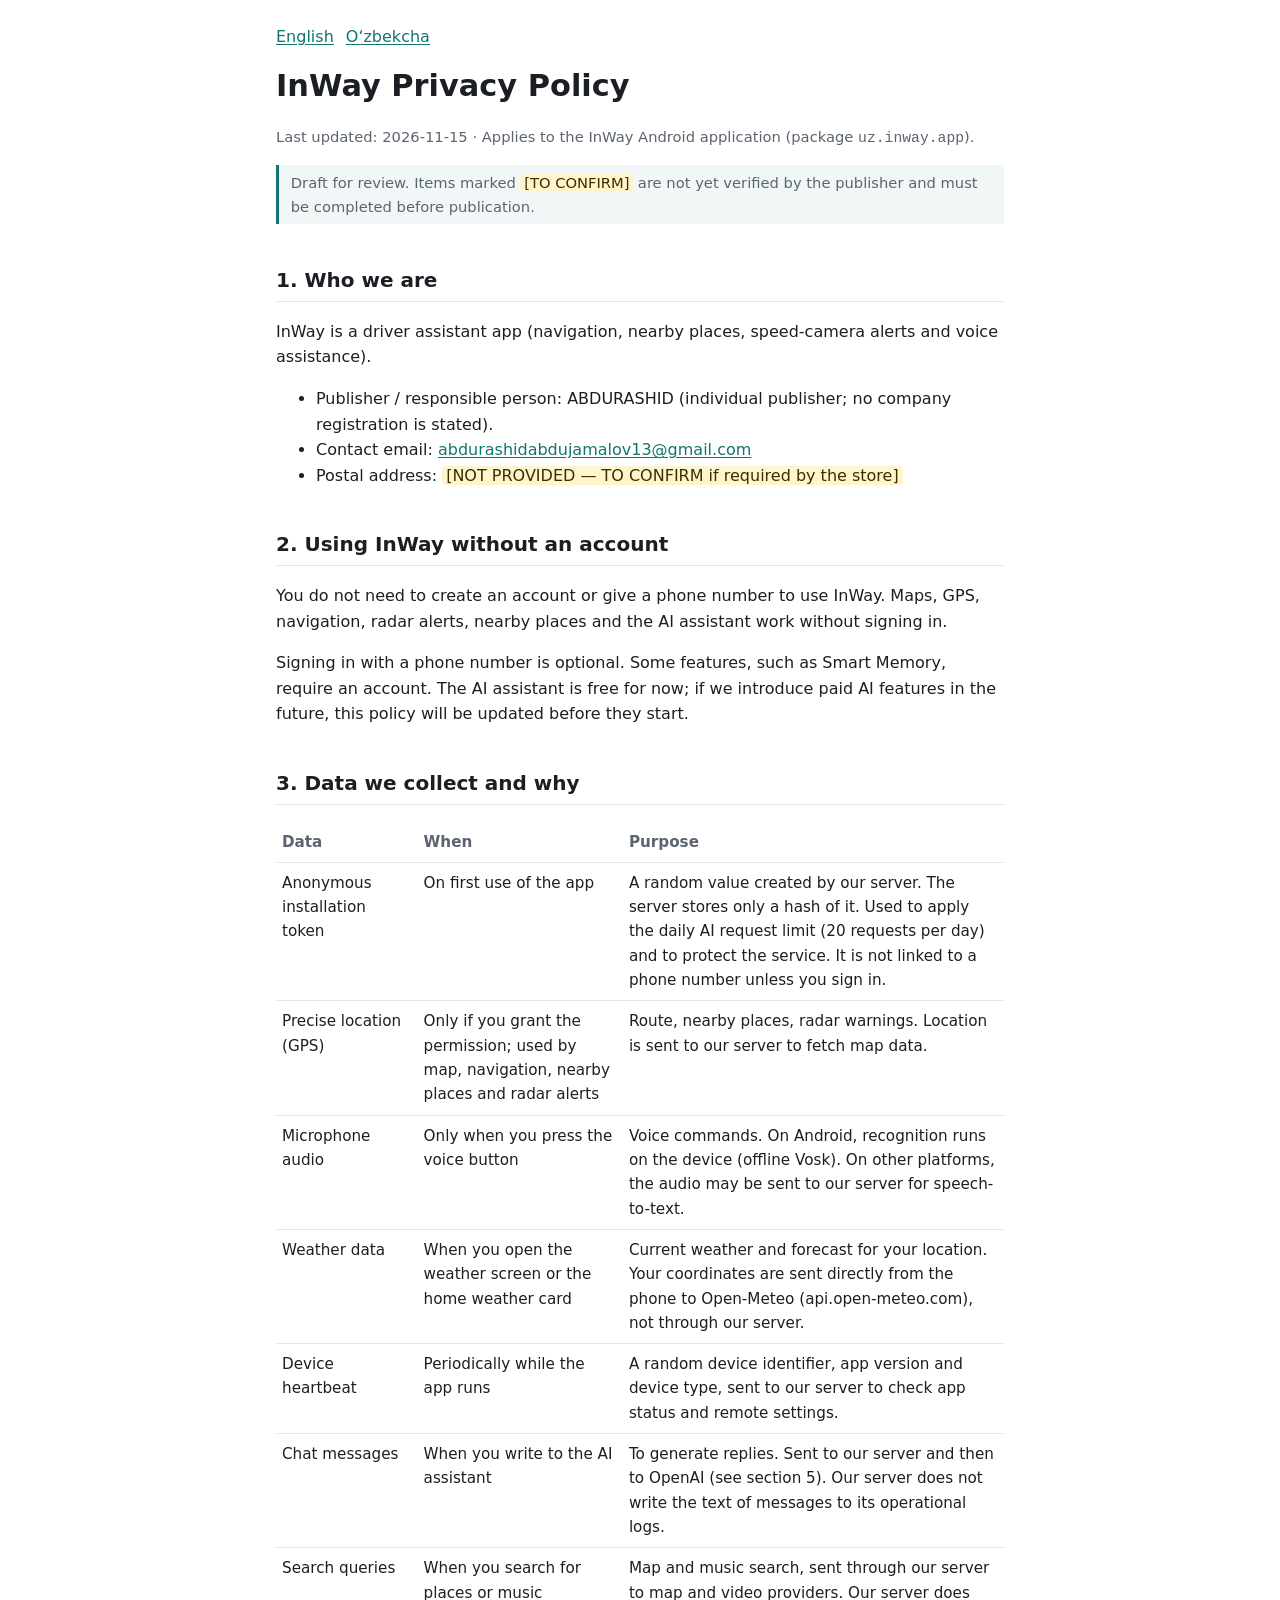
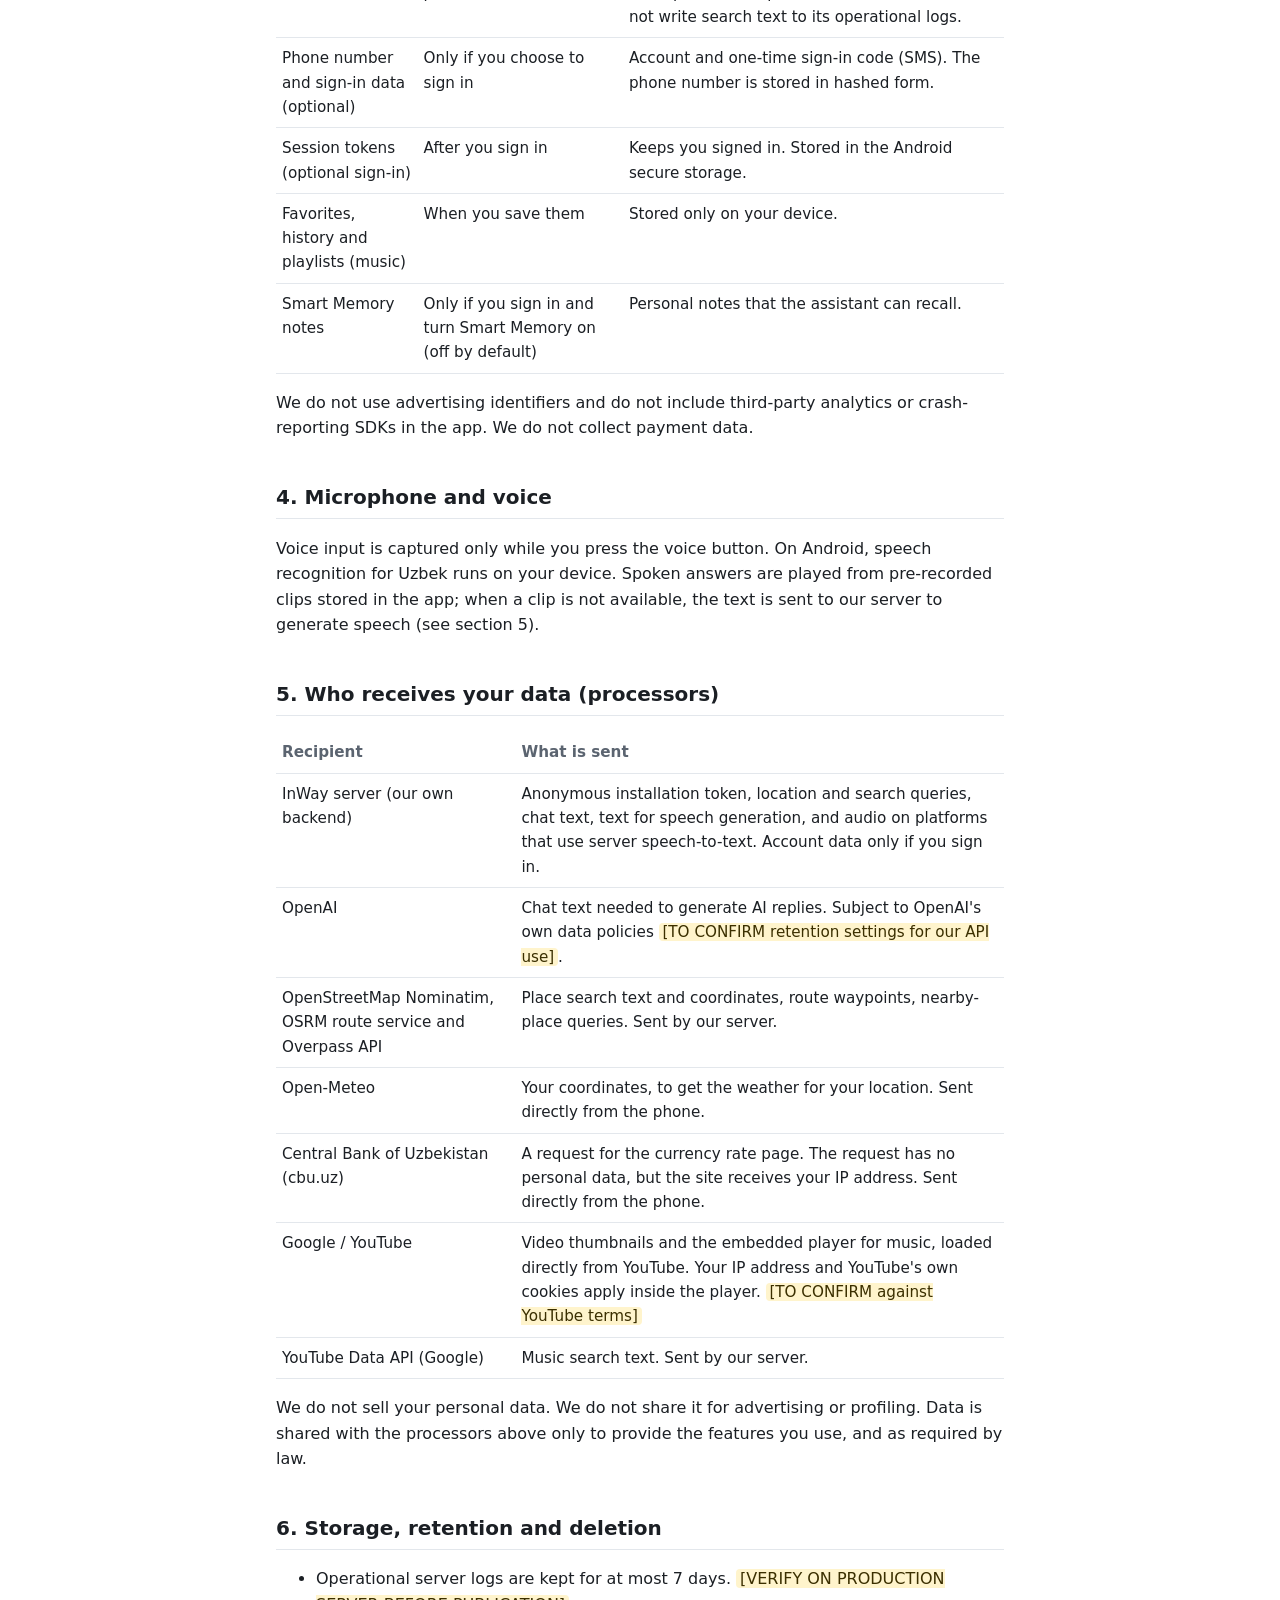
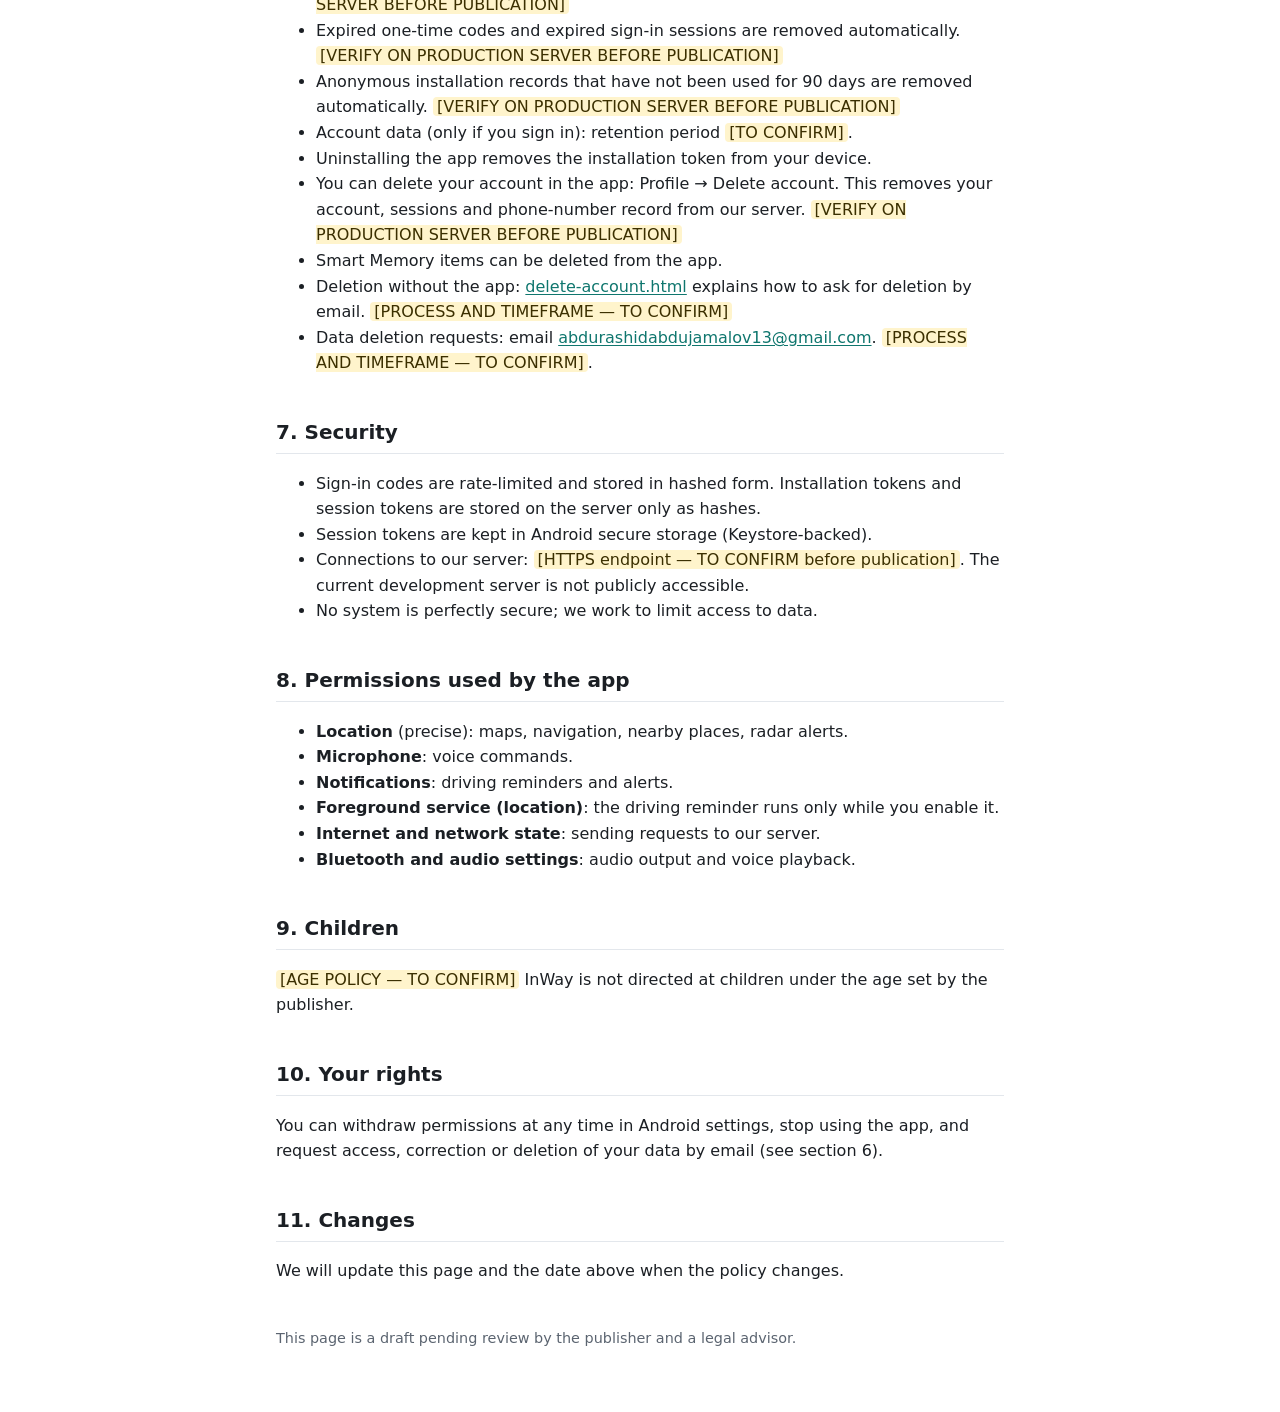
<file: index.html>
<!doctype html>
<html lang="en">
<head>
<meta charset="utf-8">
<meta name="viewport" content="width=device-width, initial-scale=1">
<title>InWay Privacy Policy</title>
<meta name="description" content="How the InWay app collects, uses, stores and deletes your data.">
<link rel="icon" type="image/png" href="favicon.png">
<link rel="apple-touch-icon" href="apple-touch-icon.png">
<link rel="stylesheet" href="style.css">
</head>
<body>
<main>
<nav><a href="index.html">English</a><a href="uz/index.html">O‘zbekcha</a></nav>
<h1>InWay Privacy Policy</h1>
<p class="meta">Last updated: 2026-11-15 · Applies to the InWay Android application (package <code>uz.inway.app</code>).</p>
<p class="note">Draft for review. Items marked <span class="todo">[TO CONFIRM]</span> are not yet verified by the publisher and must be completed before publication.</p>

<h2>1. Who we are</h2>
<p>InWay is a driver assistant app (navigation, nearby places, speed-camera alerts and voice assistance).</p>
<ul>
<li>Publisher / responsible person: ABDURASHID (individual publisher; no company registration is stated).</li>
<li>Contact email: <a href="mailto:abdurashidabdujamalov13@gmail.com">abdurashidabdujamalov13@gmail.com</a></li>
<li>Postal address: <span class="todo">[NOT PROVIDED — TO CONFIRM if required by the store]</span></li>
</ul>

<h2>2. Using InWay without an account</h2>
<p>You do not need to create an account or give a phone number to use InWay. Maps, GPS, navigation, radar alerts, nearby places and the AI assistant work without signing in.</p>
<p>Signing in with a phone number is optional. Some features, such as Smart Memory, require an account. The AI assistant is free for now; if we introduce paid AI features in the future, this policy will be updated before they start.</p>

<h2>3. Data we collect and why</h2>
<table>
<tr><th>Data</th><th>When</th><th>Purpose</th></tr>
<tr><td>Anonymous installation token</td><td>On first use of the app</td><td>A random value created by our server. The server stores only a hash of it. Used to apply the daily AI request limit (20 requests per day) and to protect the service. It is not linked to a phone number unless you sign in.</td></tr>
<tr><td>Precise location (GPS)</td><td>Only if you grant the permission; used by map, navigation, nearby places and radar alerts</td><td>Route, nearby places, radar warnings. Location is sent to our server to fetch map data.</td></tr>
<tr><td>Microphone audio</td><td>Only when you press the voice button</td><td>Voice commands. On Android, recognition runs on the device (offline Vosk). On other platforms, the audio may be sent to our server for speech-to-text.</td></tr>
<tr><td>Weather data</td><td>When you open the weather screen or the home weather card</td><td>Current weather and forecast for your location. Your coordinates are sent directly from the phone to Open-Meteo (api.open-meteo.com), not through our server.</td></tr>
<tr><td>Device heartbeat</td><td>Periodically while the app runs</td><td>A random device identifier, app version and device type, sent to our server to check app status and remote settings.</td></tr>
<tr><td>Chat messages</td><td>When you write to the AI assistant</td><td>To generate replies. Sent to our server and then to OpenAI (see section 5). Our server does not write the text of messages to its operational logs.</td></tr>
<tr><td>Search queries</td><td>When you search for places or music</td><td>Map and music search, sent through our server to map and video providers. Our server does not write search text to its operational logs.</td></tr>
<tr><td>Phone number and sign-in data (optional)</td><td>Only if you choose to sign in</td><td>Account and one-time sign-in code (SMS). The phone number is stored in hashed form.</td></tr>
<tr><td>Session tokens (optional sign-in)</td><td>After you sign in</td><td>Keeps you signed in. Stored in the Android secure storage.</td></tr>
<tr><td>Favorites, history and playlists (music)</td><td>When you save them</td><td>Stored only on your device.</td></tr>
<tr><td>Smart Memory notes</td><td>Only if you sign in and turn Smart Memory on (off by default)</td><td>Personal notes that the assistant can recall.</td></tr>
</table>
<p>We do not use advertising identifiers and do not include third-party analytics or crash-reporting SDKs in the app. We do not collect payment data.</p>

<h2>4. Microphone and voice</h2>
<p>Voice input is captured only while you press the voice button. On Android, speech recognition for Uzbek runs on your device. Spoken answers are played from pre-recorded clips stored in the app; when a clip is not available, the text is sent to our server to generate speech (see section 5).</p>

<h2>5. Who receives your data (processors)</h2>
<table>
<tr><th>Recipient</th><th>What is sent</th></tr>
<tr><td>InWay server (our own backend)</td><td>Anonymous installation token, location and search queries, chat text, text for speech generation, and audio on platforms that use server speech-to-text. Account data only if you sign in.</td></tr>
<tr><td>OpenAI</td><td>Chat text needed to generate AI replies. Subject to OpenAI's own data policies <span class="todo">[TO CONFIRM retention settings for our API use]</span>.</td></tr>
<tr><td>OpenStreetMap Nominatim, OSRM route service and Overpass API</td><td>Place search text and coordinates, route waypoints, nearby-place queries. Sent by our server.</td></tr>
<tr><td>Open-Meteo</td><td>Your coordinates, to get the weather for your location. Sent directly from the phone.</td></tr>
<tr><td>Central Bank of Uzbekistan (cbu.uz)</td><td>A request for the currency rate page. The request has no personal data, but the site receives your IP address. Sent directly from the phone.</td></tr>
<tr><td>Google / YouTube</td><td>Video thumbnails and the embedded player for music, loaded directly from YouTube. Your IP address and YouTube's own cookies apply inside the player. <span class="todo">[TO CONFIRM against YouTube terms]</span></td></tr>
<tr><td>YouTube Data API (Google)</td><td>Music search text. Sent by our server.</td></tr>
</table>
<p>We do not sell your personal data. We do not share it for advertising or profiling. Data is shared with the processors above only to provide the features you use, and as required by law.</p>

<h2>6. Storage, retention and deletion</h2>
<ul>
<li>Operational server logs are kept for at most 7 days. <span class="todo">[VERIFY ON PRODUCTION SERVER BEFORE PUBLICATION]</span></li>
<li>Expired one-time codes and expired sign-in sessions are removed automatically. <span class="todo">[VERIFY ON PRODUCTION SERVER BEFORE PUBLICATION]</span></li>
<li>Anonymous installation records that have not been used for 90 days are removed automatically. <span class="todo">[VERIFY ON PRODUCTION SERVER BEFORE PUBLICATION]</span></li>
<li>Account data (only if you sign in): retention period <span class="todo">[TO CONFIRM]</span>.</li>
<li>Uninstalling the app removes the installation token from your device.</li>
<li>You can delete your account in the app: Profile → Delete account. This removes your account, sessions and phone-number record from our server. <span class="todo">[VERIFY ON PRODUCTION SERVER BEFORE PUBLICATION]</span></li>
<li>Smart Memory items can be deleted from the app.</li>
<li>Deletion without the app: <a href="delete-account.html">delete-account.html</a> explains how to ask for deletion by email. <span class="todo">[PROCESS AND TIMEFRAME — TO CONFIRM]</span></li>
<li>Data deletion requests: email <a href="mailto:abdurashidabdujamalov13@gmail.com">abdurashidabdujamalov13@gmail.com</a>. <span class="todo">[PROCESS AND TIMEFRAME — TO CONFIRM]</span>.</li>
</ul>

<h2>7. Security</h2>
<ul>
<li>Sign-in codes are rate-limited and stored in hashed form. Installation tokens and session tokens are stored on the server only as hashes.</li>
<li>Session tokens are kept in Android secure storage (Keystore-backed).</li>
<li>Connections to our server: <span class="todo">[HTTPS endpoint — TO CONFIRM before publication]</span>. The current development server is not publicly accessible.</li>
<li>No system is perfectly secure; we work to limit access to data.</li>
</ul>

<h2>8. Permissions used by the app</h2>
<ul>
<li><b>Location</b> (precise): maps, navigation, nearby places, radar alerts.</li>
<li><b>Microphone</b>: voice commands.</li>
<li><b>Notifications</b>: driving reminders and alerts.</li>
<li><b>Foreground service (location)</b>: the driving reminder runs only while you enable it.</li>
<li><b>Internet and network state</b>: sending requests to our server.</li>
<li><b>Bluetooth and audio settings</b>: audio output and voice playback.</li>
</ul>

<h2>9. Children</h2>
<p><span class="todo">[AGE POLICY — TO CONFIRM]</span> InWay is not directed at children under the age set by the publisher.</p>

<h2>10. Your rights</h2>
<p>You can withdraw permissions at any time in Android settings, stop using the app, and request access, correction or deletion of your data by email (see section 6).</p>

<h2>11. Changes</h2>
<p>We will update this page and the date above when the policy changes.</p>

<footer>This page is a draft pending review by the publisher and a legal advisor.</footer>
</main>
</body>
</html>
</file>
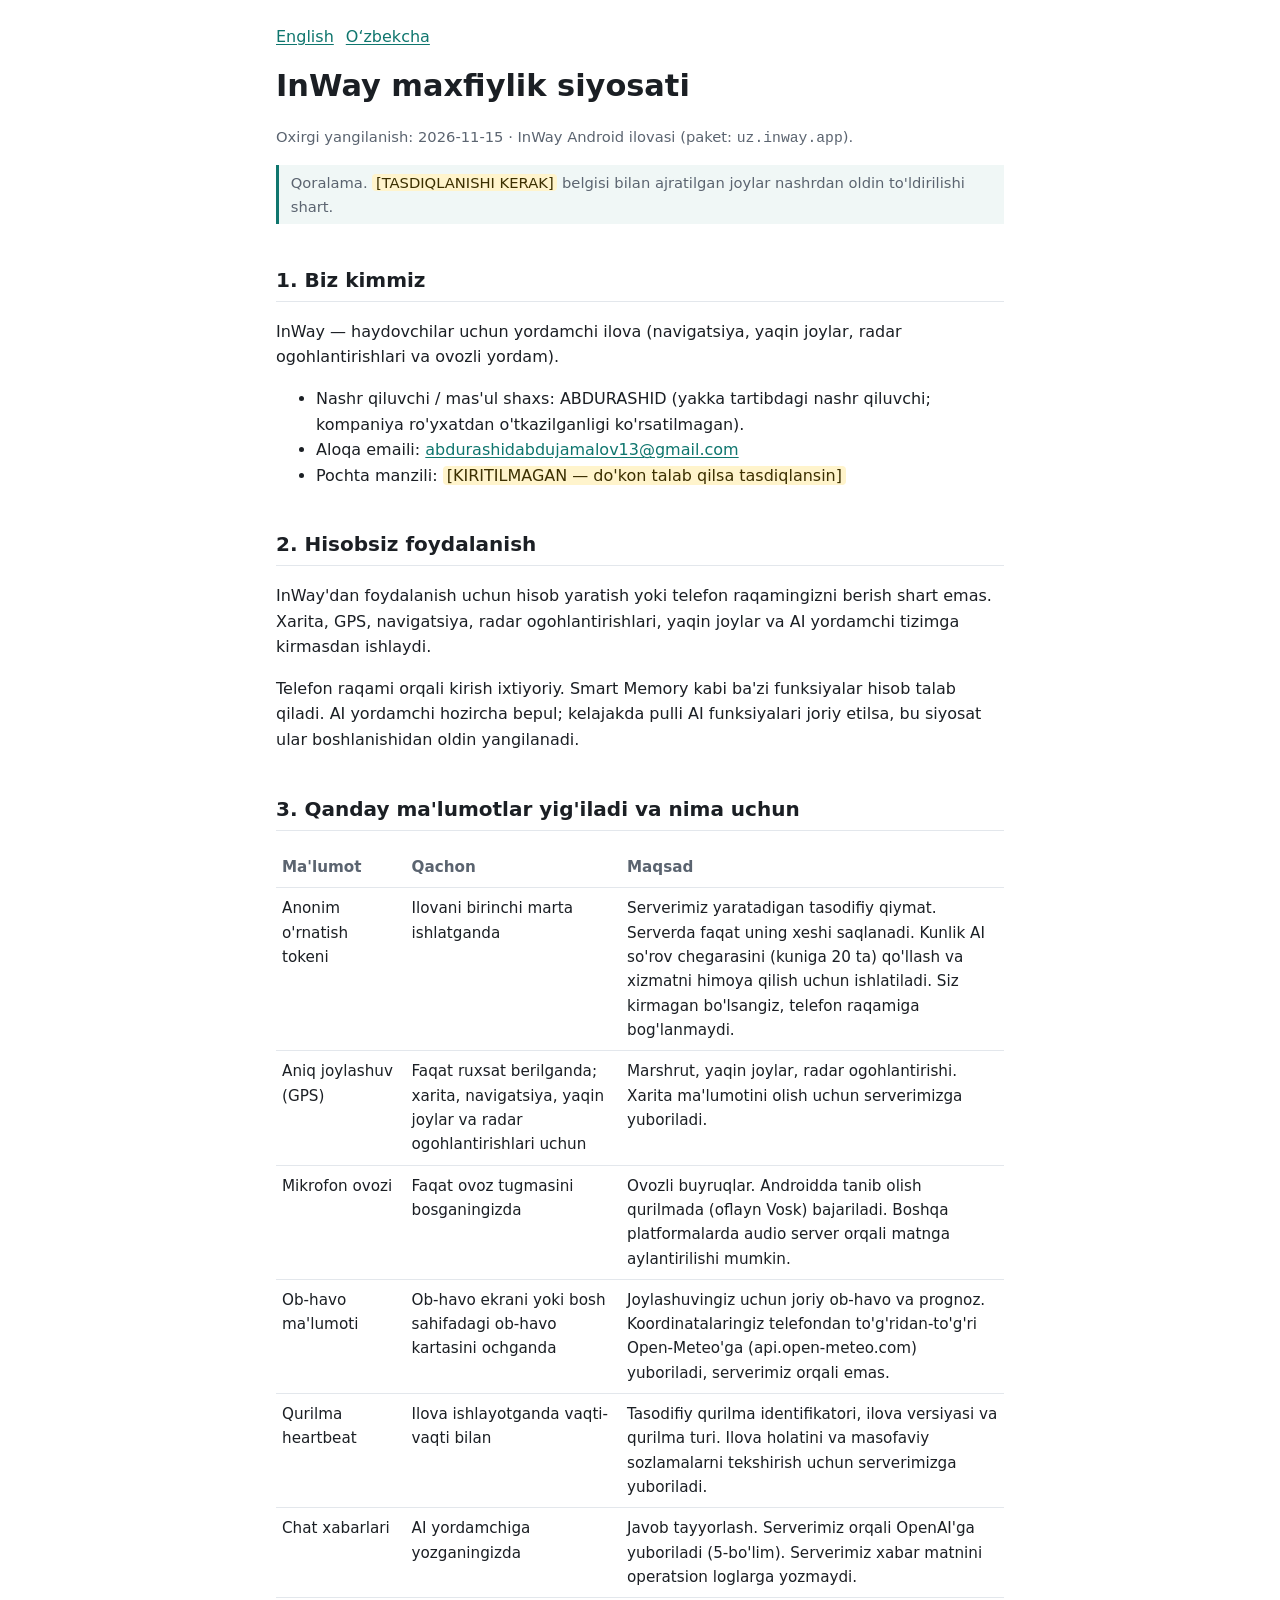
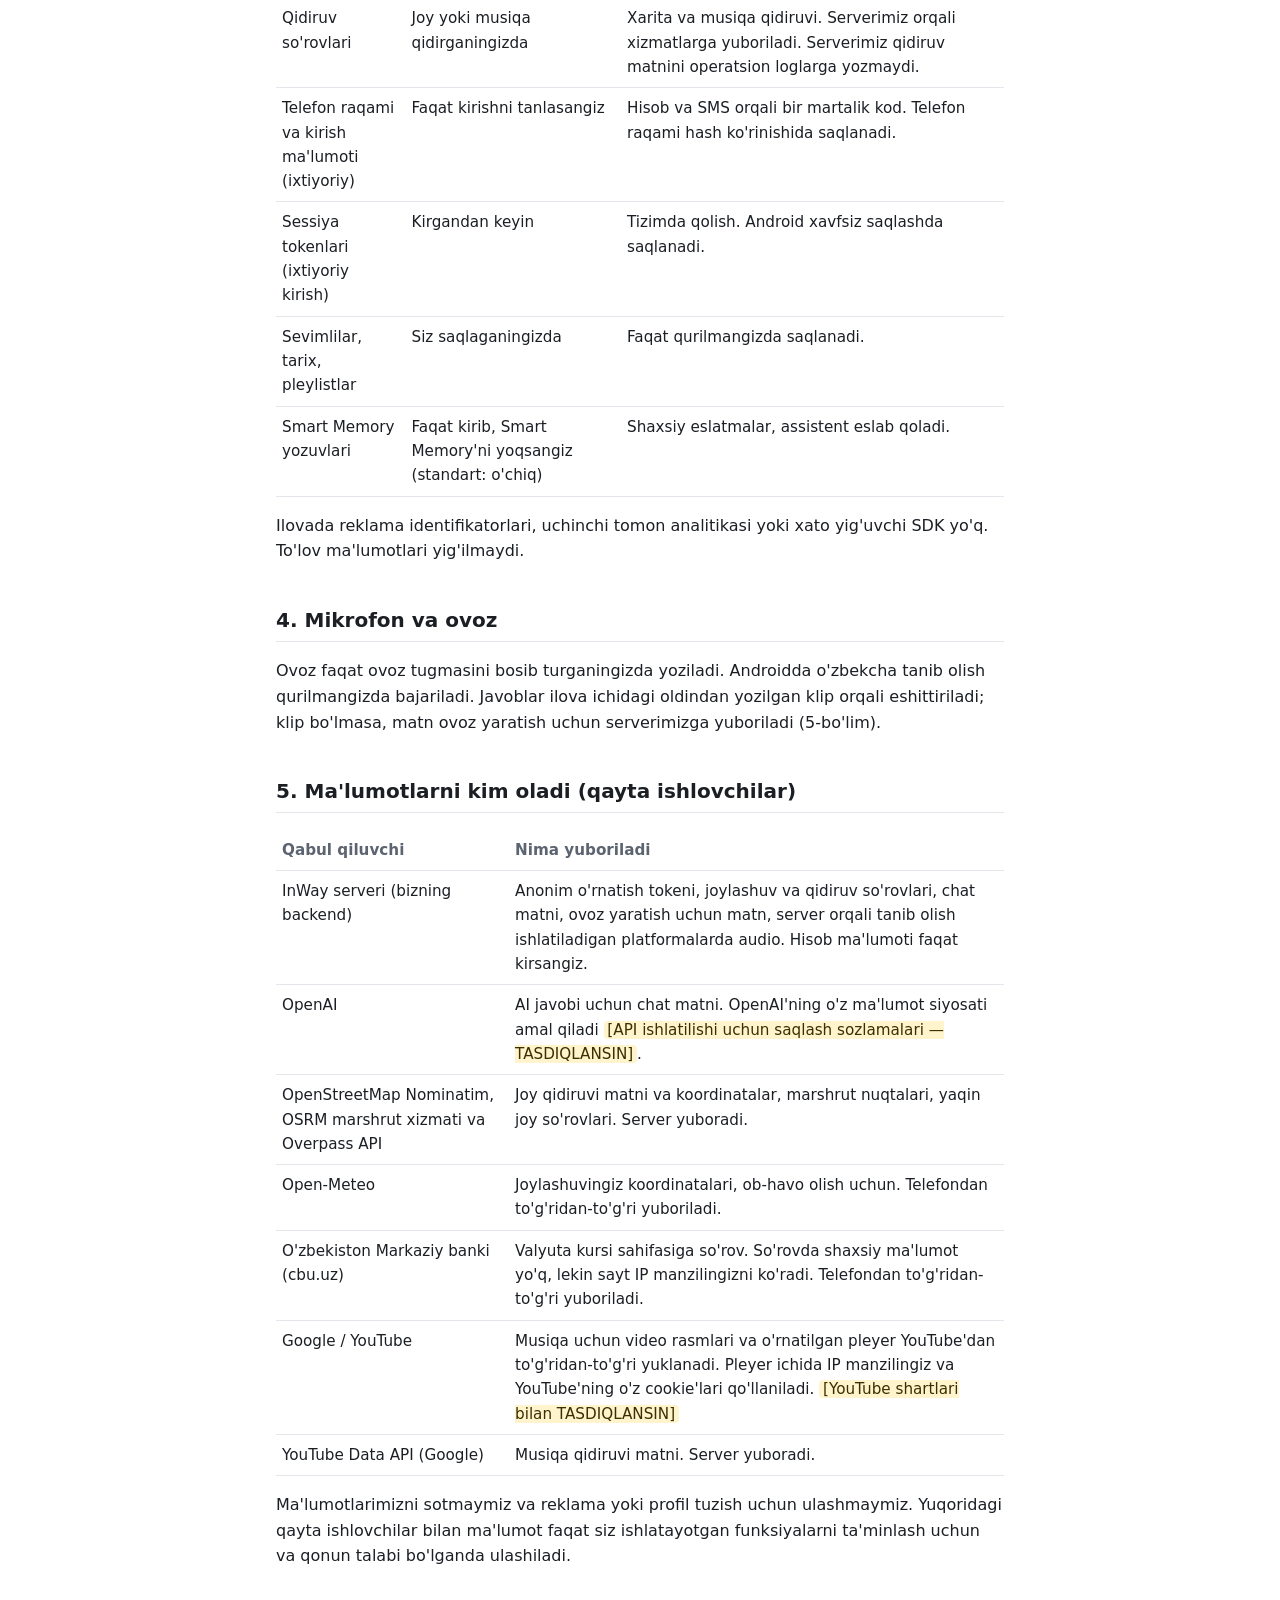
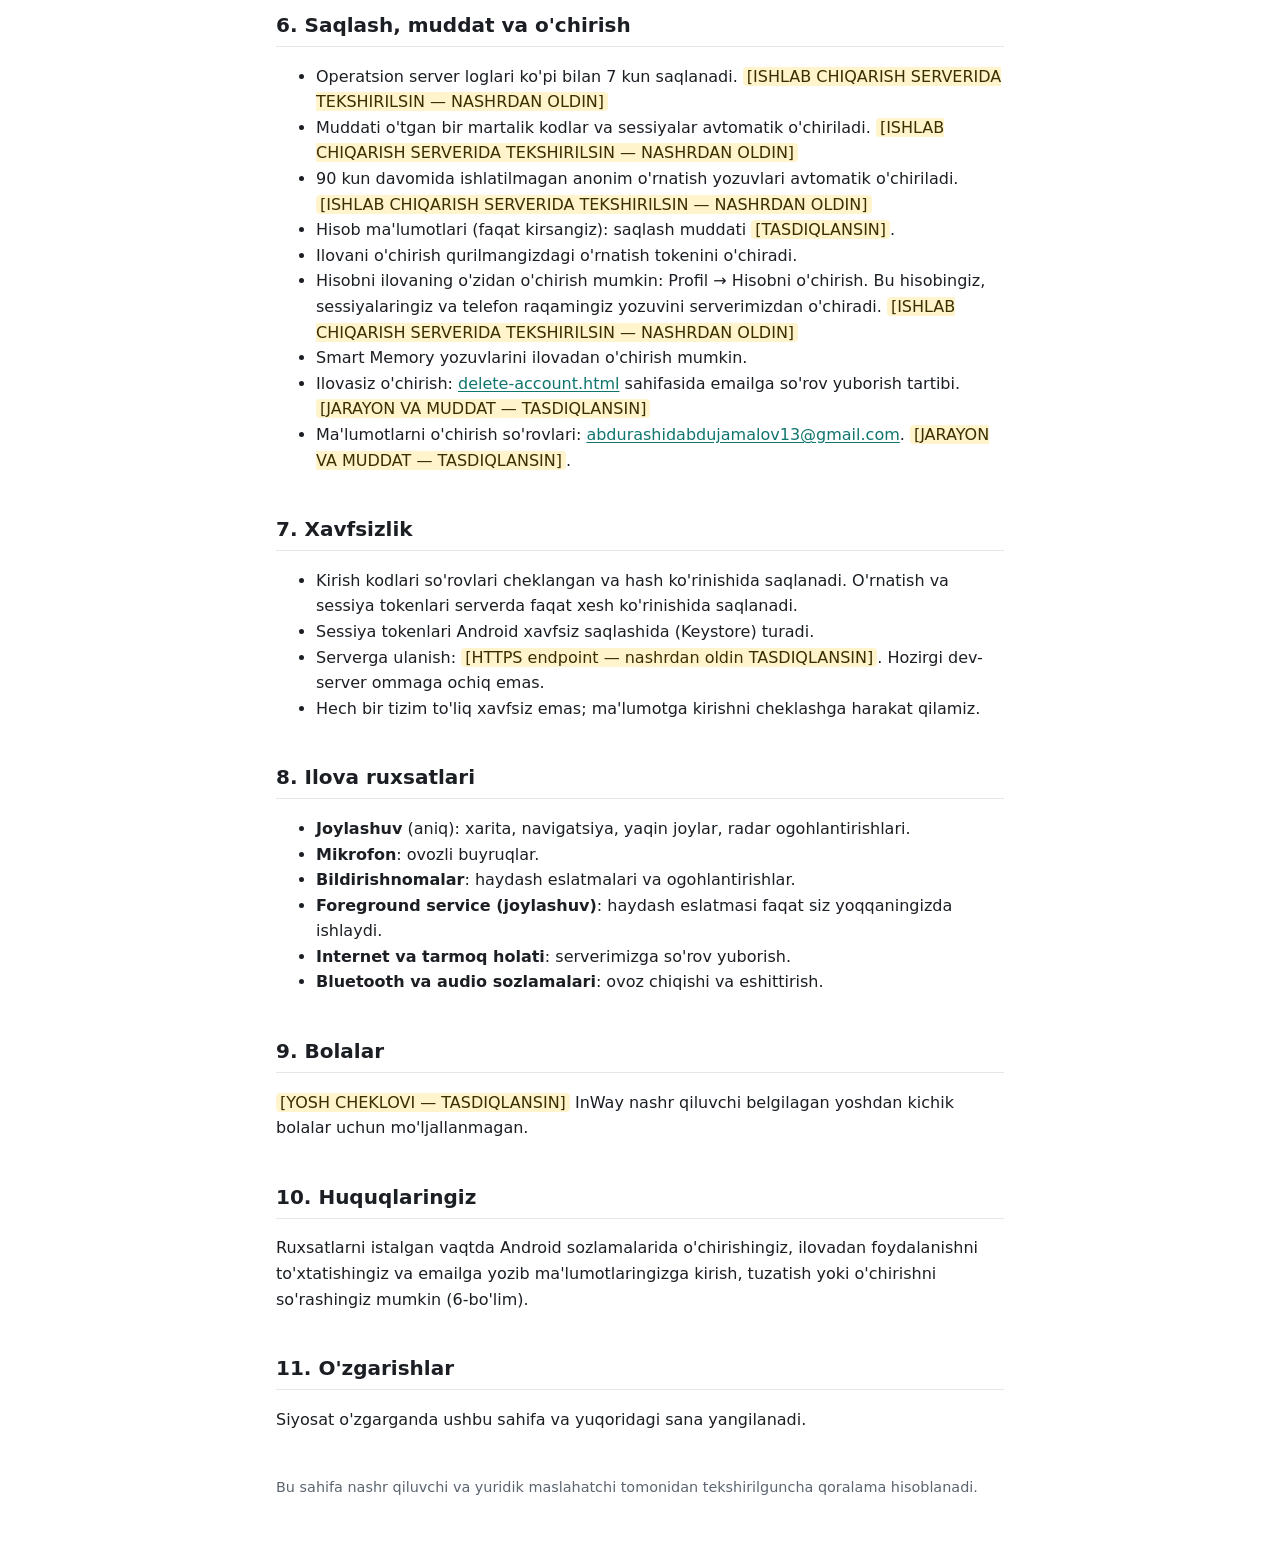
<file: uz/index.html>
<!doctype html>
<html lang="uz">
<head>
<meta charset="utf-8">
<meta name="viewport" content="width=device-width, initial-scale=1">
<title>InWay Maxfiylik siyosati</title>
<meta name="description" content="InWay ilovasi ma'lumotlarni qanday yig'ishi, ishlatishi, saqlashi va o'chirishi haqida.">
<link rel="icon" type="image/png" href="../favicon.png">
<link rel="apple-touch-icon" href="../apple-touch-icon.png">
<link rel="stylesheet" href="../style.css">
</head>
<body>
<main>
<nav><a href="../index.html">English</a><a href="index.html">O‘zbekcha</a></nav>
<h1>InWay maxfiylik siyosati</h1>
<p class="meta">Oxirgi yangilanish: 2026-11-15 · InWay Android ilovasi (paket: <code>uz.inway.app</code>).</p>
<p class="note">Qoralama. <span class="todo">[TASDIQLANISHI KERAK]</span> belgisi bilan ajratilgan joylar nashrdan oldin to'ldirilishi shart.</p>

<h2>1. Biz kimmiz</h2>
<p>InWay — haydovchilar uchun yordamchi ilova (navigatsiya, yaqin joylar, radar ogohlantirishlari va ovozli yordam).</p>
<ul>
<li>Nashr qiluvchi / mas'ul shaxs: ABDURASHID (yakka tartibdagi nashr qiluvchi; kompaniya ro'yxatdan o'tkazilganligi ko'rsatilmagan).</li>
<li>Aloqa emaili: <a href="mailto:abdurashidabdujamalov13@gmail.com">abdurashidabdujamalov13@gmail.com</a></li>
<li>Pochta manzili: <span class="todo">[KIRITILMAGAN — do'kon talab qilsa tasdiqlansin]</span></li>
</ul>

<h2>2. Hisobsiz foydalanish</h2>
<p>InWay'dan foydalanish uchun hisob yaratish yoki telefon raqamingizni berish shart emas. Xarita, GPS, navigatsiya, radar ogohlantirishlari, yaqin joylar va AI yordamchi tizimga kirmasdan ishlaydi.</p>
<p>Telefon raqami orqali kirish ixtiyoriy. Smart Memory kabi ba'zi funksiyalar hisob talab qiladi. AI yordamchi hozircha bepul; kelajakda pulli AI funksiyalari joriy etilsa, bu siyosat ular boshlanishidan oldin yangilanadi.</p>

<h2>3. Qanday ma'lumotlar yig'iladi va nima uchun</h2>
<table>
<tr><th>Ma'lumot</th><th>Qachon</th><th>Maqsad</th></tr>
<tr><td>Anonim o'rnatish tokeni</td><td>Ilovani birinchi marta ishlatganda</td><td>Serverimiz yaratadigan tasodifiy qiymat. Serverda faqat uning xeshi saqlanadi. Kunlik AI so'rov chegarasini (kuniga 20 ta) qo'llash va xizmatni himoya qilish uchun ishlatiladi. Siz kirmagan bo'lsangiz, telefon raqamiga bog'lanmaydi.</td></tr>
<tr><td>Aniq joylashuv (GPS)</td><td>Faqat ruxsat berilganda; xarita, navigatsiya, yaqin joylar va radar ogohlantirishlari uchun</td><td>Marshrut, yaqin joylar, radar ogohlantirishi. Xarita ma'lumotini olish uchun serverimizga yuboriladi.</td></tr>
<tr><td>Mikrofon ovozi</td><td>Faqat ovoz tugmasini bosganingizda</td><td>Ovozli buyruqlar. Androidda tanib olish qurilmada (oflayn Vosk) bajariladi. Boshqa platformalarda audio server orqali matnga aylantirilishi mumkin.</td></tr>
<tr><td>Ob-havo ma'lumoti</td><td>Ob-havo ekrani yoki bosh sahifadagi ob-havo kartasini ochganda</td><td>Joylashuvingiz uchun joriy ob-havo va prognoz. Koordinatalaringiz telefondan to'g'ridan-to'g'ri Open-Meteo'ga (api.open-meteo.com) yuboriladi, serverimiz orqali emas.</td></tr>
<tr><td>Qurilma heartbeat</td><td>Ilova ishlayotganda vaqti-vaqti bilan</td><td>Tasodifiy qurilma identifikatori, ilova versiyasi va qurilma turi. Ilova holatini va masofaviy sozlamalarni tekshirish uchun serverimizga yuboriladi.</td></tr>
<tr><td>Chat xabarlari</td><td>AI yordamchiga yozganingizda</td><td>Javob tayyorlash. Serverimiz orqali OpenAI'ga yuboriladi (5-bo'lim). Serverimiz xabar matnini operatsion loglarga yozmaydi.</td></tr>
<tr><td>Qidiruv so'rovlari</td><td>Joy yoki musiqa qidirganingizda</td><td>Xarita va musiqa qidiruvi. Serverimiz orqali xizmatlarga yuboriladi. Serverimiz qidiruv matnini operatsion loglarga yozmaydi.</td></tr>
<tr><td>Telefon raqami va kirish ma'lumoti (ixtiyoriy)</td><td>Faqat kirishni tanlasangiz</td><td>Hisob va SMS orqali bir martalik kod. Telefon raqami hash ko'rinishida saqlanadi.</td></tr>
<tr><td>Sessiya tokenlari (ixtiyoriy kirish)</td><td>Kirgandan keyin</td><td>Tizimda qolish. Android xavfsiz saqlashda saqlanadi.</td></tr>
<tr><td>Sevimlilar, tarix, pleylistlar</td><td>Siz saqlaganingizda</td><td>Faqat qurilmangizda saqlanadi.</td></tr>
<tr><td>Smart Memory yozuvlari</td><td>Faqat kirib, Smart Memory'ni yoqsangiz (standart: o'chiq)</td><td>Shaxsiy eslatmalar, assistent eslab qoladi.</td></tr>
</table>
<p>Ilovada reklama identifikatorlari, uchinchi tomon analitikasi yoki xato yig'uvchi SDK yo'q. To'lov ma'lumotlari yig'ilmaydi.</p>

<h2>4. Mikrofon va ovoz</h2>
<p>Ovoz faqat ovoz tugmasini bosib turganingizda yoziladi. Androidda o'zbekcha tanib olish qurilmangizda bajariladi. Javoblar ilova ichidagi oldindan yozilgan klip orqali eshittiriladi; klip bo'lmasa, matn ovoz yaratish uchun serverimizga yuboriladi (5-bo'lim).</p>

<h2>5. Ma'lumotlarni kim oladi (qayta ishlovchilar)</h2>
<table>
<tr><th>Qabul qiluvchi</th><th>Nima yuboriladi</th></tr>
<tr><td>InWay serveri (bizning backend)</td><td>Anonim o'rnatish tokeni, joylashuv va qidiruv so'rovlari, chat matni, ovoz yaratish uchun matn, server orqali tanib olish ishlatiladigan platformalarda audio. Hisob ma'lumoti faqat kirsangiz.</td></tr>
<tr><td>OpenAI</td><td>AI javobi uchun chat matni. OpenAI'ning o'z ma'lumot siyosati amal qiladi <span class="todo">[API ishlatilishi uchun saqlash sozlamalari — TASDIQLANSIN]</span>.</td></tr>
<tr><td>OpenStreetMap Nominatim, OSRM marshrut xizmati va Overpass API</td><td>Joy qidiruvi matni va koordinatalar, marshrut nuqtalari, yaqin joy so'rovlari. Server yuboradi.</td></tr>
<tr><td>Open-Meteo</td><td>Joylashuvingiz koordinatalari, ob-havo olish uchun. Telefondan to'g'ridan-to'g'ri yuboriladi.</td></tr>
<tr><td>O'zbekiston Markaziy banki (cbu.uz)</td><td>Valyuta kursi sahifasiga so'rov. So'rovda shaxsiy ma'lumot yo'q, lekin sayt IP manzilingizni ko'radi. Telefondan to'g'ridan-to'g'ri yuboriladi.</td></tr>
<tr><td>Google / YouTube</td><td>Musiqa uchun video rasmlari va o'rnatilgan pleyer YouTube'dan to'g'ridan-to'g'ri yuklanadi. Pleyer ichida IP manzilingiz va YouTube'ning o'z cookie'lari qo'llaniladi. <span class="todo">[YouTube shartlari bilan TASDIQLANSIN]</span></td></tr>
<tr><td>YouTube Data API (Google)</td><td>Musiqa qidiruvi matni. Server yuboradi.</td></tr>
</table>
<p>Ma'lumotlarimizni sotmaymiz va reklama yoki profil tuzish uchun ulashmaymiz. Yuqoridagi qayta ishlovchilar bilan ma'lumot faqat siz ishlatayotgan funksiyalarni ta'minlash uchun va qonun talabi bo'lganda ulashiladi.</p>

<h2>6. Saqlash, muddat va o'chirish</h2>
<ul>
<li>Operatsion server loglari ko'pi bilan 7 kun saqlanadi. <span class="todo">[ISHLAB CHIQARISH SERVERIDA TEKSHIRILSIN — NASHRDAN OLDIN]</span></li>
<li>Muddati o'tgan bir martalik kodlar va sessiyalar avtomatik o'chiriladi. <span class="todo">[ISHLAB CHIQARISH SERVERIDA TEKSHIRILSIN — NASHRDAN OLDIN]</span></li>
<li>90 kun davomida ishlatilmagan anonim o'rnatish yozuvlari avtomatik o'chiriladi. <span class="todo">[ISHLAB CHIQARISH SERVERIDA TEKSHIRILSIN — NASHRDAN OLDIN]</span></li>
<li>Hisob ma'lumotlari (faqat kirsangiz): saqlash muddati <span class="todo">[TASDIQLANSIN]</span>.</li>
<li>Ilovani o'chirish qurilmangizdagi o'rnatish tokenini o'chiradi.</li>
<li>Hisobni ilovaning o'zidan o'chirish mumkin: Profil → Hisobni o'chirish. Bu hisobingiz, sessiyalaringiz va telefon raqamingiz yozuvini serverimizdan o'chiradi. <span class="todo">[ISHLAB CHIQARISH SERVERIDA TEKSHIRILSIN — NASHRDAN OLDIN]</span></li>
<li>Smart Memory yozuvlarini ilovadan o'chirish mumkin.</li>
<li>Ilovasiz o'chirish: <a href="delete-account.html">delete-account.html</a> sahifasida emailga so'rov yuborish tartibi. <span class="todo">[JARAYON VA MUDDAT — TASDIQLANSIN]</span></li>
<li>Ma'lumotlarni o'chirish so'rovlari: <a href="mailto:abdurashidabdujamalov13@gmail.com">abdurashidabdujamalov13@gmail.com</a>. <span class="todo">[JARAYON VA MUDDAT — TASDIQLANSIN]</span>.</li>
</ul>

<h2>7. Xavfsizlik</h2>
<ul>
<li>Kirish kodlari so'rovlari cheklangan va hash ko'rinishida saqlanadi. O'rnatish va sessiya tokenlari serverda faqat xesh ko'rinishida saqlanadi.</li>
<li>Sessiya tokenlari Android xavfsiz saqlashida (Keystore) turadi.</li>
<li>Serverga ulanish: <span class="todo">[HTTPS endpoint — nashrdan oldin TASDIQLANSIN]</span>. Hozirgi dev-server ommaga ochiq emas.</li>
<li>Hech bir tizim to'liq xavfsiz emas; ma'lumotga kirishni cheklashga harakat qilamiz.</li>
</ul>

<h2>8. Ilova ruxsatlari</h2>
<ul>
<li><b>Joylashuv</b> (aniq): xarita, navigatsiya, yaqin joylar, radar ogohlantirishlari.</li>
<li><b>Mikrofon</b>: ovozli buyruqlar.</li>
<li><b>Bildirishnomalar</b>: haydash eslatmalari va ogohlantirishlar.</li>
<li><b>Foreground service (joylashuv)</b>: haydash eslatmasi faqat siz yoqqaningizda ishlaydi.</li>
<li><b>Internet va tarmoq holati</b>: serverimizga so'rov yuborish.</li>
<li><b>Bluetooth va audio sozlamalari</b>: ovoz chiqishi va eshittirish.</li>
</ul>

<h2>9. Bolalar</h2>
<p><span class="todo">[YOSH CHEKLOVI — TASDIQLANSIN]</span> InWay nashr qiluvchi belgilagan yoshdan kichik bolalar uchun mo'ljallanmagan.</p>

<h2>10. Huquqlaringiz</h2>
<p>Ruxsatlarni istalgan vaqtda Android sozlamalarida o'chirishingiz, ilovadan foydalanishni to'xtatishingiz va emailga yozib ma'lumotlaringizga kirish, tuzatish yoki o'chirishni so'rashingiz mumkin (6-bo'lim).</p>

<h2>11. O'zgarishlar</h2>
<p>Siyosat o'zgarganda ushbu sahifa va yuqoridagi sana yangilanadi.</p>

<footer>Bu sahifa nashr qiluvchi va yuridik maslahatchi tomonidan tekshirilguncha qoralama hisoblanadi.</footer>
</main>
</body>
</html>
</file>
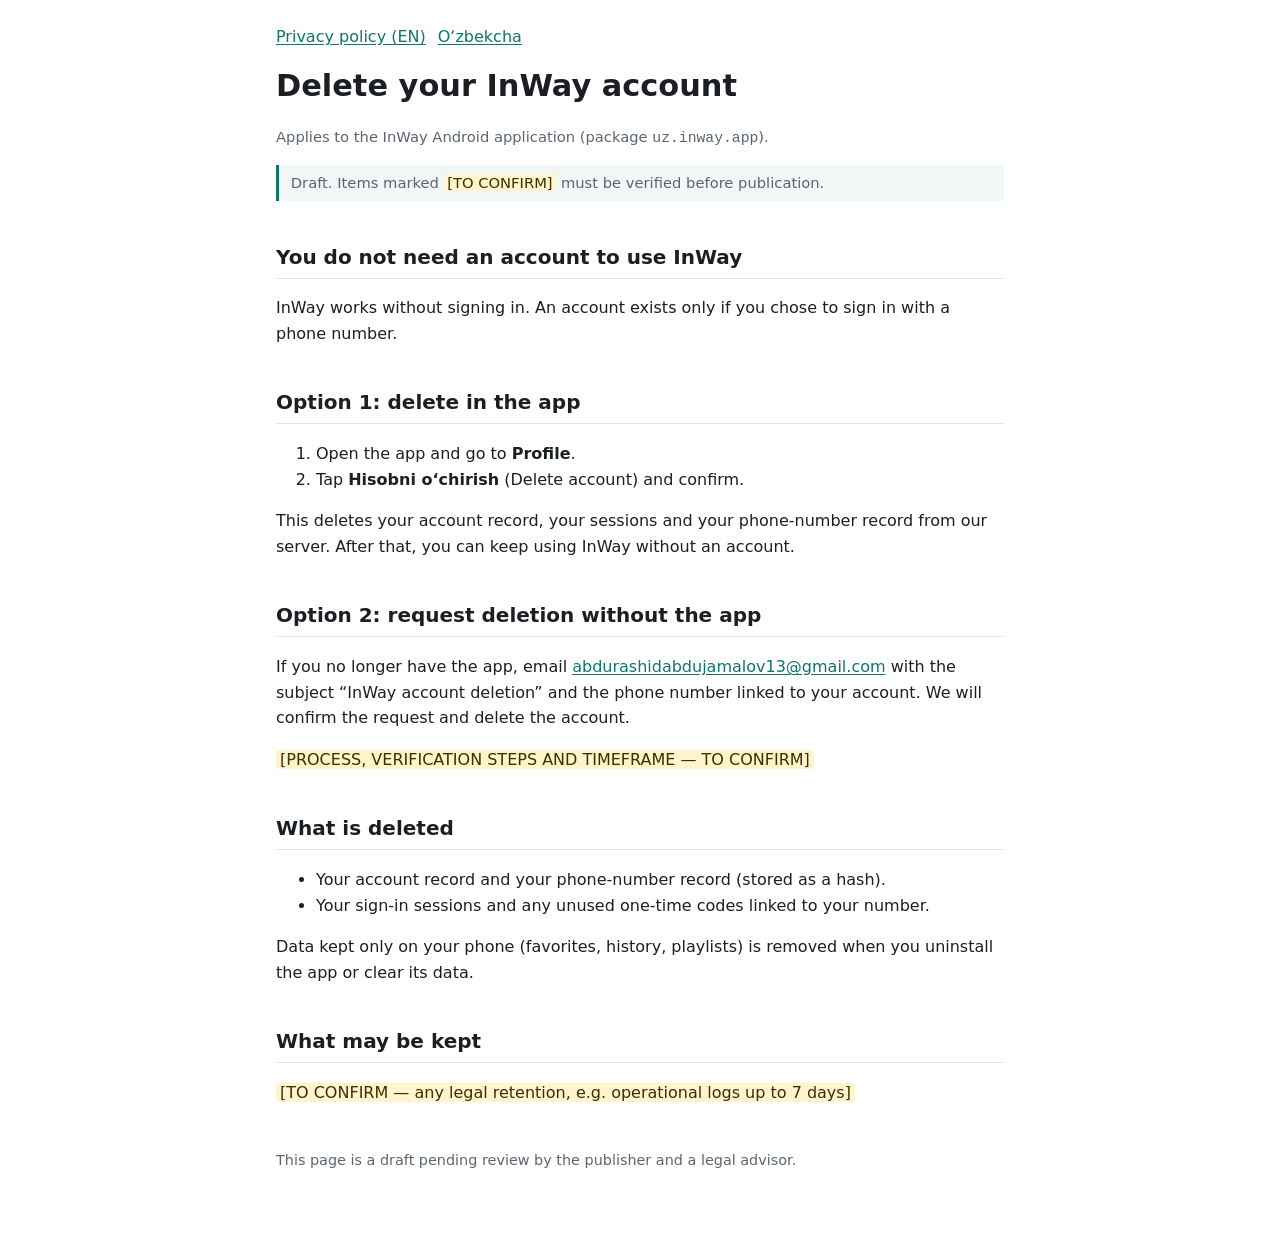
<file: delete-account.html>
<!doctype html>
<html lang="en">
<head>
<meta charset="utf-8">
<meta name="viewport" content="width=device-width, initial-scale=1">
<title>InWay — Delete your account</title>
<meta name="description" content="How to delete your InWay account and related data, with or without the app.">
<link rel="icon" type="image/png" href="favicon.png">
<link rel="stylesheet" href="style.css">
</head>
<body>
<main>
<nav><a href="index.html">Privacy policy (EN)</a><a href="uz/index.html">O‘zbekcha</a></nav>
<h1>Delete your InWay account</h1>
<p class="meta">Applies to the InWay Android application (package <code>uz.inway.app</code>).</p>
<p class="note">Draft. Items marked <span class="todo">[TO CONFIRM]</span> must be verified before publication.</p>

<h2>You do not need an account to use InWay</h2>
<p>InWay works without signing in. An account exists only if you chose to sign in with a phone number.</p>

<h2>Option 1: delete in the app</h2>
<ol>
<li>Open the app and go to <b>Profile</b>.</li>
<li>Tap <b>Hisobni o‘chirish</b> (Delete account) and confirm.</li>
</ol>
<p>This deletes your account record, your sessions and your phone-number record from our server. After that, you can keep using InWay without an account.</p>

<h2>Option 2: request deletion without the app</h2>
<p>If you no longer have the app, email <a href="mailto:abdurashidabdujamalov13@gmail.com?subject=InWay%20account%20deletion">abdurashidabdujamalov13@gmail.com</a> with the subject “InWay account deletion” and the phone number linked to your account. We will confirm the request and delete the account.</p>
<p><span class="todo">[PROCESS, VERIFICATION STEPS AND TIMEFRAME — TO CONFIRM]</span></p>

<h2>What is deleted</h2>
<ul>
<li>Your account record and your phone-number record (stored as a hash).</li>
<li>Your sign-in sessions and any unused one-time codes linked to your number.</li>
</ul>
<p>Data kept only on your phone (favorites, history, playlists) is removed when you uninstall the app or clear its data.</p>

<h2>What may be kept</h2>
<p><span class="todo">[TO CONFIRM — any legal retention, e.g. operational logs up to 7 days]</span></p>

<footer>This page is a draft pending review by the publisher and a legal advisor.</footer>
</main>
</body>
</html>
</file>
<file: style.css>
:root { --fg:#1b1f24; --muted:#5b6470; --bg:#ffffff; --accent:#0f766e; --line:#e3e7ec; }
@media (prefers-color-scheme: dark) { :root { --fg:#e8edf2; --muted:#9aa5b1; --bg:#0d1117; --accent:#34d399; --line:#243041; } }
* { box-sizing:border-box; }
body { margin:0; font:16px/1.6 system-ui,-apple-system,Segoe UI,Roboto,sans-serif; color:var(--fg); background:var(--bg); }
main { max-width:760px; margin:0 auto; padding:24px 16px 64px; }
h1 { font-size:1.9rem; margin:.4em 0 .2em; }
h2 { font-size:1.25rem; margin-top:2em; border-bottom:1px solid var(--line); padding-bottom:.25em; }
p, li { color:var(--fg); }
.meta, .note { color:var(--muted); font-size:.92rem; }
.note { border-left:3px solid var(--accent); padding:.4em .8em; background:rgba(15,118,110,.06); }
.todo { background:#fff4cc; color:#3b2f00; padding:0 .25em; border-radius:4px; }
table { width:100%; border-collapse:collapse; font-size:.95rem; display:block; overflow-x:auto; }
th, td { text-align:left; padding:8px 6px; border-bottom:1px solid var(--line); vertical-align:top; }
th { color:var(--muted); font-weight:600; }
a { color:var(--accent); text-underline-offset:2px; }
nav a { margin-right:12px; }
footer { margin-top:3em; color:var(--muted); font-size:.9rem; }
</file>
